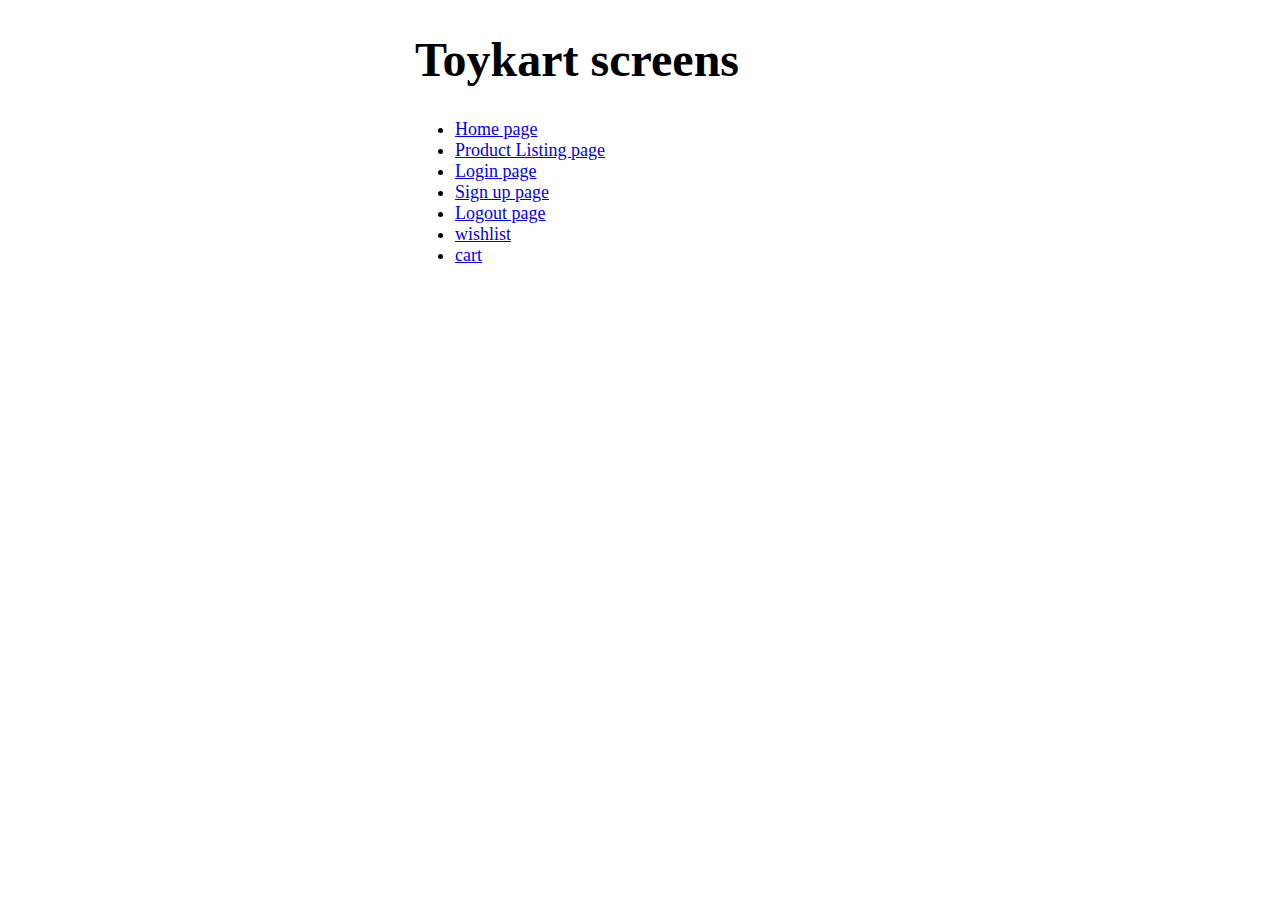
<file: index.html>
<!DOCTYPE html>
<html lang="en">
<head>
    <meta charset="UTF-8">
    <meta http-equiv="X-UA-Compatible" content="IE=edge">
    <meta name="viewport" content="width=device-width, initial-scale=1.0">
    <title>Toykart screens</title>
    <link rel="stylesheet" href="https://sahaj-ui.netlify.app/css/style.css">
    <link rel="stylesheet" href="./css/style.css">
</head>
<body>
    <div style="max-width: 450px; margin: auto;">
        <h1 class="fs-xxl">Toykart screens</h1>

        <ul>
            <li class="fs-md">
                <a href="./pages/home.html">Home page</a>
            </li>

            <li class="fs-md">
                <a href="./pages/listing.html">Product Listing page</a>
            </li>

            <li class="fs-md">
                <a href="./pages/auth/login.html">Login page</a>
            </li>

            <li class="fs-md">
                <a href="./pages/auth/signup.html">Sign up page</a>
            </li>

            <li class="fs-md">
                <a href="./pages/auth/logout.html">Logout page</a>
            </li>

            <li class="fs-md">
                <a href="./pages/wishlist.html">wishlist</a>
            </li>

            <li class="fs-md">
                <a href="./pages/cart.html">cart</a>
            </li>

        </ul>
    </div>
    
</body>
</html>
</file>
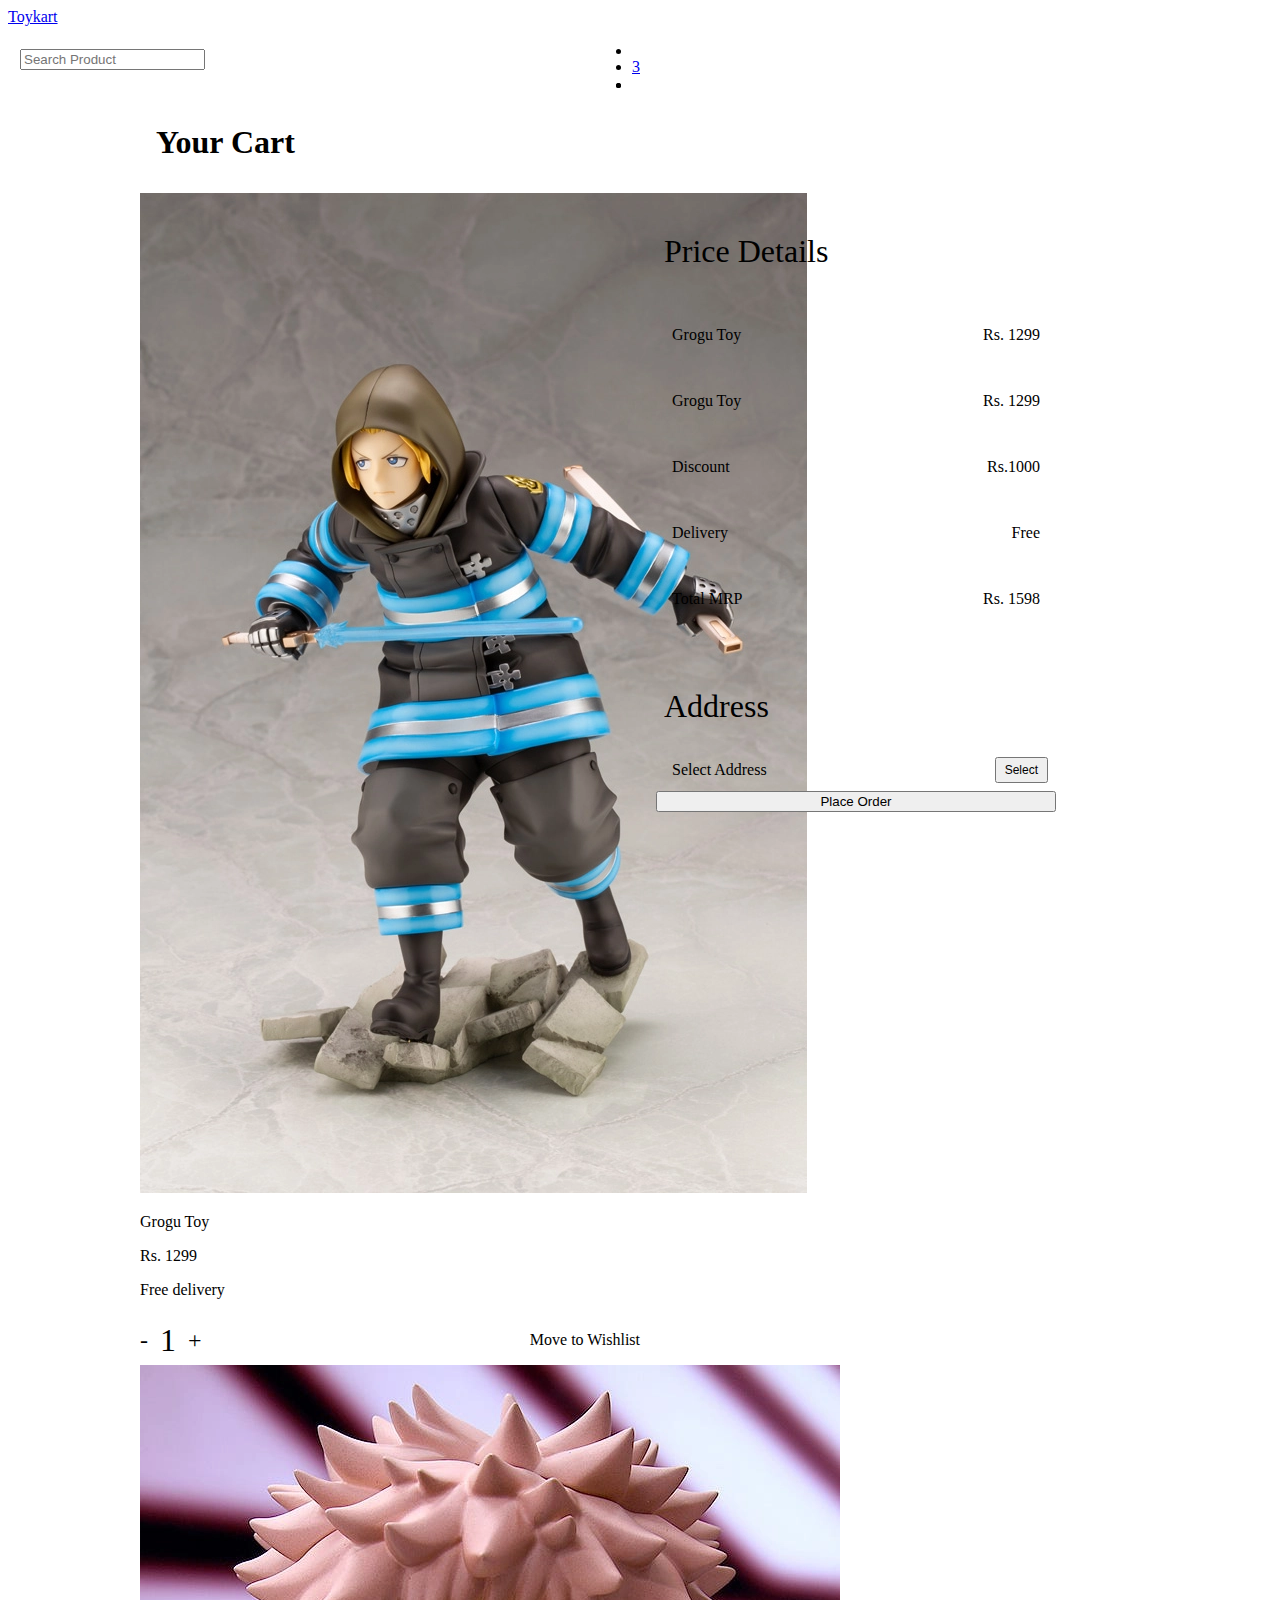
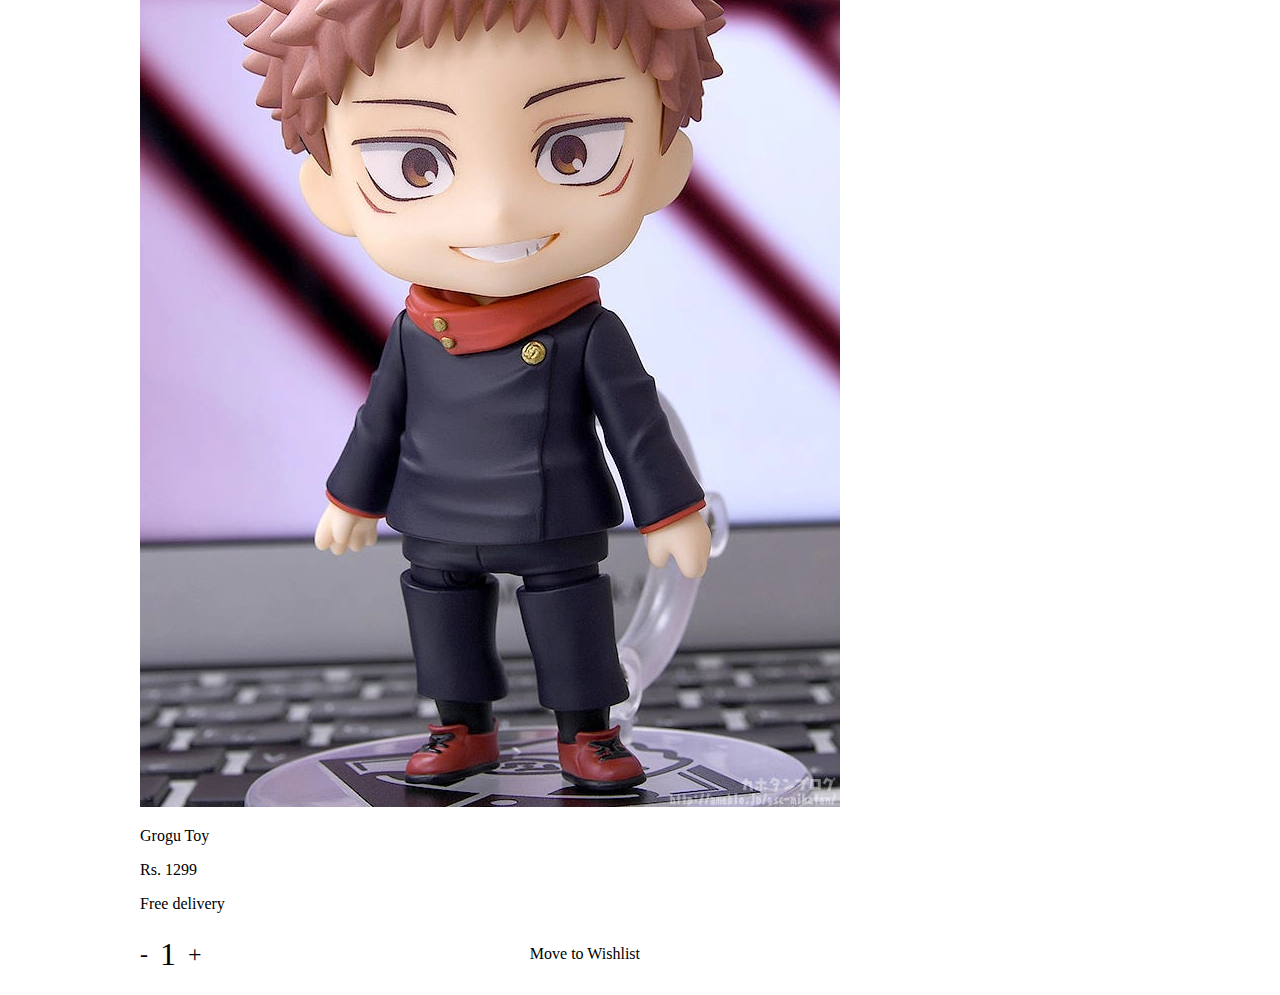
<file: pages/cart.html>
<!DOCTYPE html>
<html lang="en">
<head>
    <meta charset="UTF-8">
    <meta http-equiv="X-UA-Compatible" content="IE=edge">
    <meta name="viewport" content="width=device-width, initial-scale=1.0">
    <title>Cart</title>
    <link rel="stylesheet" href="../css/style.css">
</head>
<body>

     <!-- Header -->
     <header class="header">
        <div class="header-wrapper">
            <div class="logo">
                <a href="../index.html"><span class="logo-title" >Toykart</span></a>
            </div>

            <div class="flex flex-justify-between flex-items-center flex-gap-lg header-nav"> 
                <div class="search-input-wrapper">
                    <input type="text" class="input" aria-label="Search Product" placeholder="Search Product">
                </div>
                <nav>
                    <ul class="navigation">
                        <li class=" search-icon">
                            <a href="" class="link">
                                <div class="badge-container">
                                    <i class="fas fa-search icon"></i>
                                </div>
                            </a>
                        </li>
                        <li >
                            <a href="./cart.html" class="link">
                                <div class="badge-container">
                                    <i class="fas fa-shopping-cart icon"></i>
                                    <span class="badge badge-status badge-notification">3</span>
                                </div>
                            </a>
                        </li>
                        <li>
                            <a href="./wishlist.html" class="link">
                                <div class="badge-container">
                                    <i class="fas fa-heart icon"></i>
                                </div>
                            </a>
                        </li>
                        <li>
                            <a href="./auth/login.html" class="link">
                                <div class="badge-container">
                                    <i class="fa-solid fa-user icon"></i>
                                </div>
                            </a>
                        </li>
                    </ul>
                </nav>
            </div>
        </div>
        

    </header>

    <main class="cart-main">
        <h1 class="h1">Your Cart</h1>
        <div class="cart-container flex">
            
            <!-- 
                PRODUCTS LIST
             -->
            <div class="cart-products">
                <div class="card horizontal">
                    <img src="../assets/card-img3.webp" alt="" class="img-responsive card-image img-card d-block">
                        <div class="info-card">
                              <p class="txt-dark-gray">Grogu Toy</p>
                             <p class="bold"> Rs. 1299</p>
                             <p>Free delivery</p>
                            <div
                                class="flex flex-justify-between flex-col-sm flex-items-start-sm flex-gap-md flex-items-center mt-lg">
 
                                        <div class="product-count-block flex flex-gap-md flex-items-center fs-xl">
                                            <span class="count-action">-</span>
                                            <span class="count">1</span>
                                            <span class="count-action">+</span>
                                        </div>
        
                                        <div class="wishlist-cta">
                                            <p>Move to Wishlist</p>
                                        </div>
                            </div>
                                
                        </div>
                        <i class="fas fa-trash icon"></i>
                </div>
                
                <div class="card horizontal">
                    <img src="../assets/card-img2.webp" alt="" class="img-responsive card-image img-card d-block">
                        <div class="info-card">
                              <p class="txt-dark-gray">Grogu Toy</p>
                             <p class="bold"> Rs. 1299</p>
                             <p>Free delivery</p>
                            <div
                                class="flex flex-justify-between flex-col-sm flex-items-start-sm flex-gap-md flex-items-center mt-lg">
 
                                        <div class="product-count-block flex flex-gap-md flex-items-center fs-xl">
                                            <span class="count-action">-</span>
                                            <span class="count">1</span>
                                            <span class="count-action">+</span>
                                        </div>
        
                                        <div class="wishlist-cta">
                                            <p>Move to Wishlist</p>
                                        </div>
                            </div>
                                
                        </div>
                        <i class="fas fa-trash icon"></i>
                </div>

            </div>

            <!-- 
                CART DETAILS
             -->
            <div class="cart-details">

                <div class="billing-block">
                    <p class="deatils-subheading fs-xl">Price Details</p>
                    <div class="billing-container flex flex-col fs-sm border-top-gray">
                        <div class="flex flex-justify-between">
                            <p>Grogu Toy</p>
                            <p>Rs. 1299</p>
                        </div>
                        <div class="flex flex-justify-between">
                            <p>Grogu Toy</p>
                            <p>Rs. 1299</p>
                        </div>
                        <div class="flex flex-justify-between border-top-gray">
                            <p>Discount</p>
                            <p>Rs.1000</p>
                        </div>
                        <div class="flex flex-justify-between">
                            <p>Delivery</p>
                            <p>Free</p>
                        </div>
                        <div class="flex flex-justify-between border-top-gray">
                            <p class="bold fs-sm">Total MRP</p>
                            <p class="bold fs-sm">Rs. 1598</p>
                        </div>
                    </div>
                </div>

                <div class="address-block">
                    <p class="deatils-subheading fs-xl">Address</p>
                    <div class="address-container flex flex-justify-between flex-items-center fs-sm">
                        <div class="flex flex-justify-center flex-items-center">
                            <i class="fa fa-location-dot icon"></i>
                            <span>Select Address</span>
                        </div>
                        <button class="btn outline-primary">Select</button>
                    </div>
                </div>

                <div>
                    <button class="btn primary" style="width: 100%">Place Order</button>
                </div>

            </div>
        </div>
    </main>
    
</body>
</html>
</file>
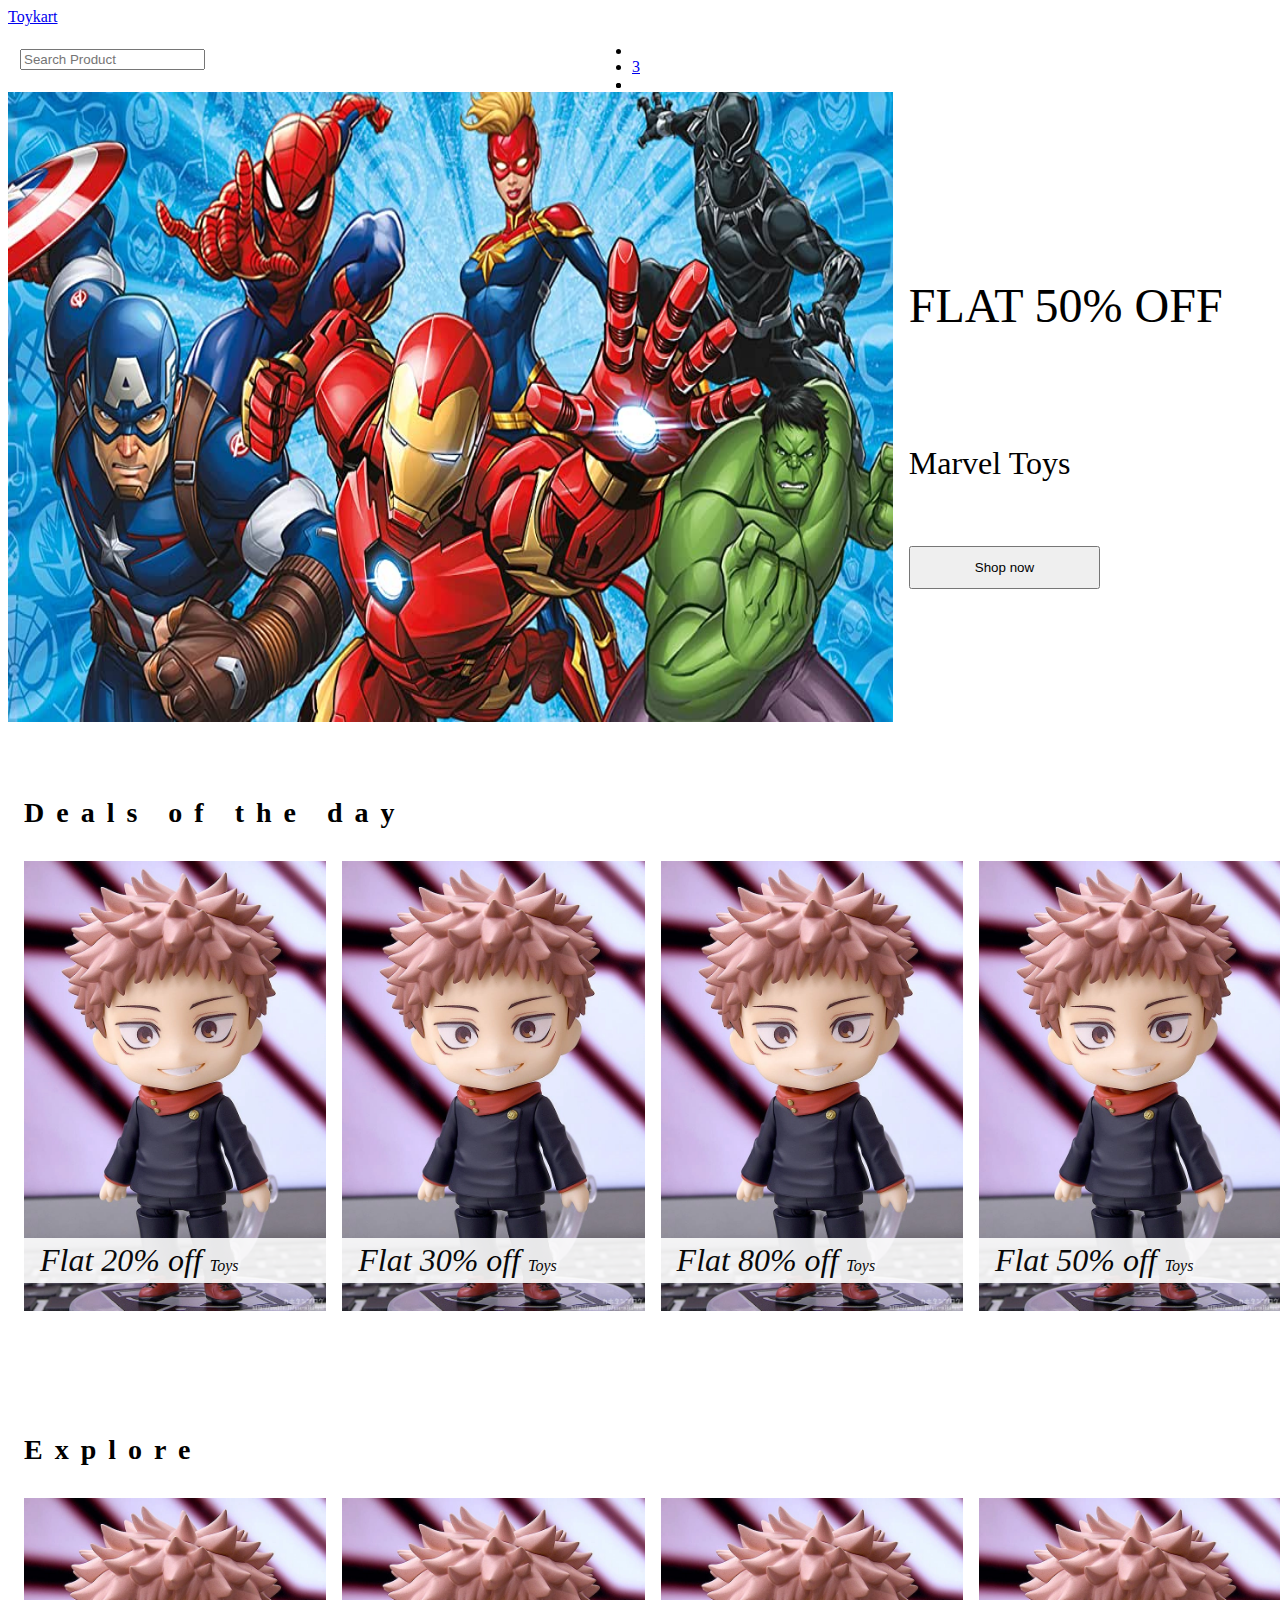
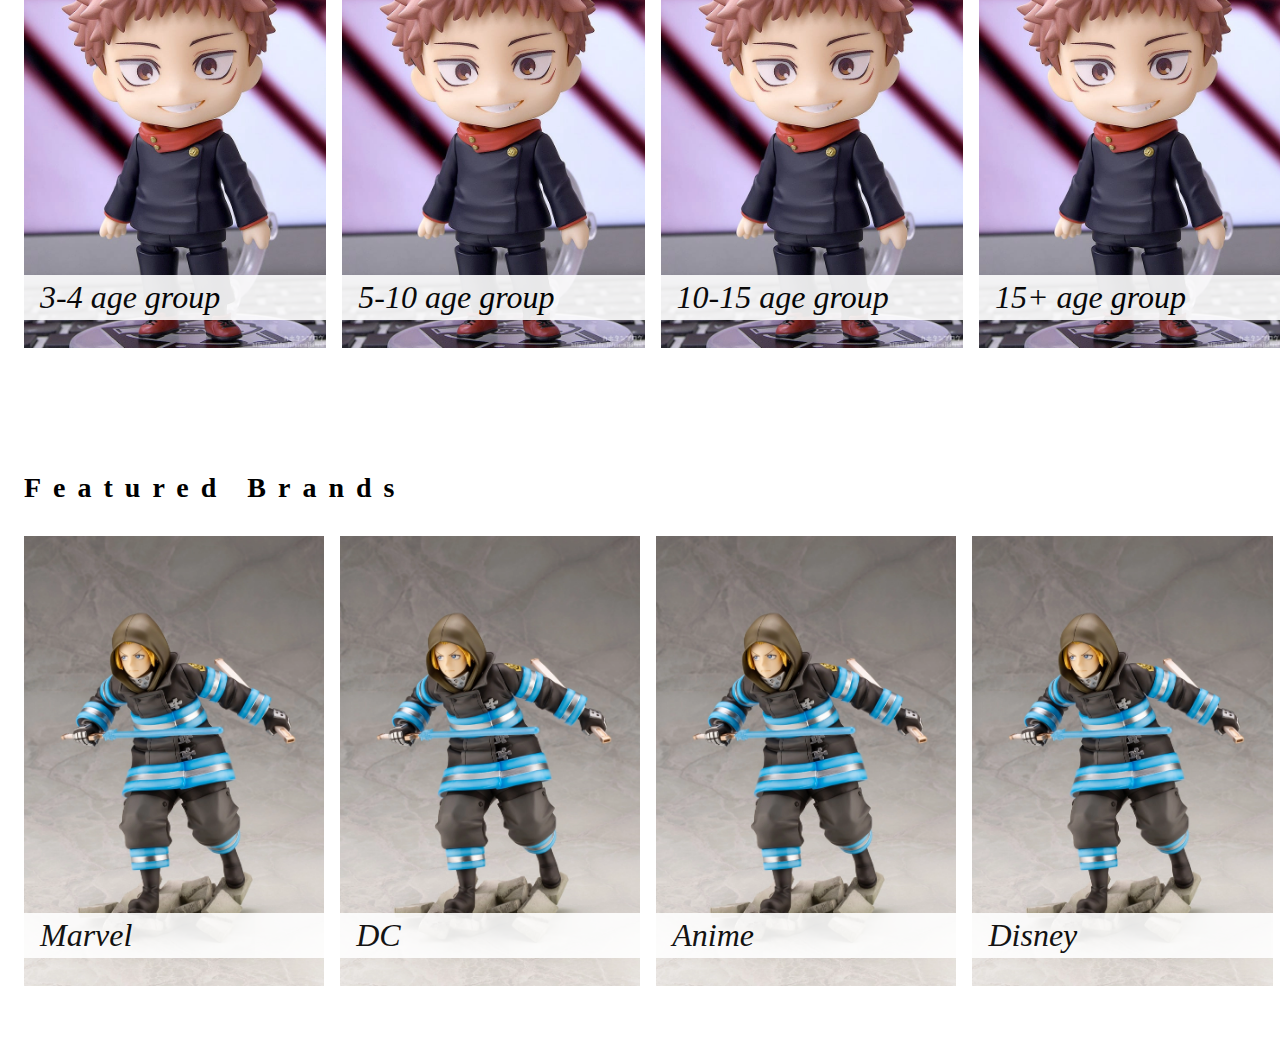
<file: pages/home.html>
<!DOCTYPE html>
<html lang="en">
<head>
    <meta charset="UTF-8">
    <meta http-equiv="X-UA-Compatible" content="IE=edge">
    <meta name="viewport" content="width=device-width, initial-scale=1.0">
    <title>Home</title>
    <link rel="stylesheet" href="https://sahaj-ui.netlify.app/css/style.css">
    <link rel="stylesheet" href="../css/style.css">
</head>
<body>
     <!-- Header -->
     <header class="header">
        <div class="header-wrapper">
            <div class="logo">
                <a href="../../index.html"><span class="logo-title" >Toykart</span></a>
            </div>

            <div class="flex flex-justify-between flex-items-center flex-gap-lg header-nav"> 
                <div class="search-input-wrapper">
                    <input type="text" class="input" aria-label="Search Product" placeholder="Search Product">
                </div>
                <nav>
                    <ul class="navigation">
                        <li class=" search-icon">
                            <a href="" class="link">
                                <div class="badge-container">
                                    <i class="fas fa-search icon"></i>
                                </div>
                            </a>
                        </li>
                        <li >
                            <a href="./cart.html" class="link">
                                <div class="badge-container">
                                    <i class="fas fa-shopping-cart icon"></i>
                                    <span class="badge badge-status badge-notification">3</span>
                                </div>
                            </a>
                        </li>
                        <li>
                            <a href="./wishlist.html" class="link">
                                <div class="badge-container">
                                    <i class="fas fa-heart icon"></i>
                                </div>
                            </a>
                        </li>
                        <li>
                            <a href="./auth/login.html" class="link">
                                <div class="badge-container">
                                    <i class="fa-solid fa-user icon"></i>
                                </div>
                            </a>
                        </li>
                    </ul>
                </nav>
            </div>
        </div>
    </header>

    <!-- Main banner -->
    <div class="banner flex">
        <div class="banner-img">
            <img src="../assets/main-banner.jpg" alt="" class="img img-responsive width-100 img-cover">
        </div>
        <div class="flex flex-col flex-justify-center flex-gap-lg margin-md banner-info">
            <p class="heading fs-xxl">FLAT 50% OFF</p>
            <p class="sub-heading fs-xl">Marvel Toys</p>
            <a href="./productlisting.html"><button class="btn primary">Shop now</button></a>
        </div>
    </div>

    <!-- Post banners -->
    <section id="deals" class="section-featured">
        <h2 class="h2 txt-uppercase">Deals of the day</h2>

        <div class="featured-container grid grid-col-4 grid-col-2-sm">

            <div class="featured-card">
                <div class="image-container">
                    <img src="../assets/card-img2.webp" alt="" class="img img-responsive">
                    <div class="featured-info">Flat 20% off
                        <span class="d-block fs-sm txt-primary">Toys</span>
                    </div>
                </div>
            </div>

            <div class="featured-card">
                <div class="image-container" style="position: relative">
                    <img src="../assets/card-img2.webp" alt="" class="img img-responsive">
                    <div class="featured-info">Flat 30% off
                        <span class="d-block fs-sm txt-primary">Toys</span>

                    </div>
                </div>
            </div>

            <div class="featured-card">
                <div class="image-container" style="position: relative">
                    <img src="../assets/card-img2.webp" alt="" class="img img-responsive">
                    <div class="featured-info">Flat 80% off
                        <span class="d-block fs-sm txt-primary">Toys</span>

                    </div>
                </div>
            </div>

            <div class="featured-card">
                <div class="image" style="position: relative">
                    <img src="../assets/card-img2.webp" alt="" class="img img-responsive">
                    <div class="featured-info">Flat 50% off
                        <span class="d-block fs-sm txt-primary">Toys</span>

                    </div>
                </div>
            </div>

        </div>
    </section>

    <section id="categories" class="section-featured">
        <h2 class="h2 txt-uppercase">Explore</h2>

        <div class="featured-container grid grid-col-4 grid-col-2-sm">

            <div class="featured-card">
                <div class="image-container">
                    <img src="../assets/card-img2.webp" alt="" class="img img-responsive">
                    <div class="featured-info">3-4 age group
                    </div>
                </div>
            </div>

            <div class="featured-card">
                <div class="image-container" style="position: relative">
                    <img src="../assets/card-img2.webp" alt="" class="img img-responsive">
                    <div class="featured-info">5-10 age group
                    </div>
                </div>
            </div>

            <div class="featured-card">
                <div class="image-container" style="position: relative">
                    <img src="../assets/card-img2.webp" alt="" class="img img-responsive">
                    <div class="featured-info">10-15 age group
                    </div>
                </div>
            </div>

            <div class="featured-card">
                <div class="image" style="position: relative">
                    <img src="../assets/card-img2.webp" alt="" class="img img-responsive">
                    <div class="featured-info">15+ age group
                    </div>
                </div>
            </div>

        </div>
    </section>

    <section id="brands" class="section-featured">
        <h2 class="h2 txt-uppercase">Featured Brands</h2>

        <div class="featured-container grid grid-col-4 grid-col-2-sm">

            <div class="featured-card">
                <div class="image-container">
                    <img src="../assets/card-img3.webp" alt="" class="img img-responsive">
                    <div class="featured-info">Marvel
                    </div>
                </div>
            </div>

            <div class="featured-card">
                <div class="image-container" style="position: relative">
                    <img src="../assets/card-img3.webp" alt="" class="img img-responsive">
                    <div class="featured-info">DC
                    </div>
                </div>
            </div>

            <div class="featured-card">
                <div class="image-container" style="position: relative">
                    <img src="../assets/card-img3.webp" alt="" class="img img-responsive">
                    <div class="featured-info">Anime
                    </div>
                </div>
            </div>

            <div class="featured-card">
                <div class="image" style="position: relative">
                    <img src="../assets/card-img3.webp" alt="" class="img img-responsive">
                    <div class="featured-info">Disney
                    </div>
                </div>
            </div>

        </div>
    </section>


</body>
</html>
</file>
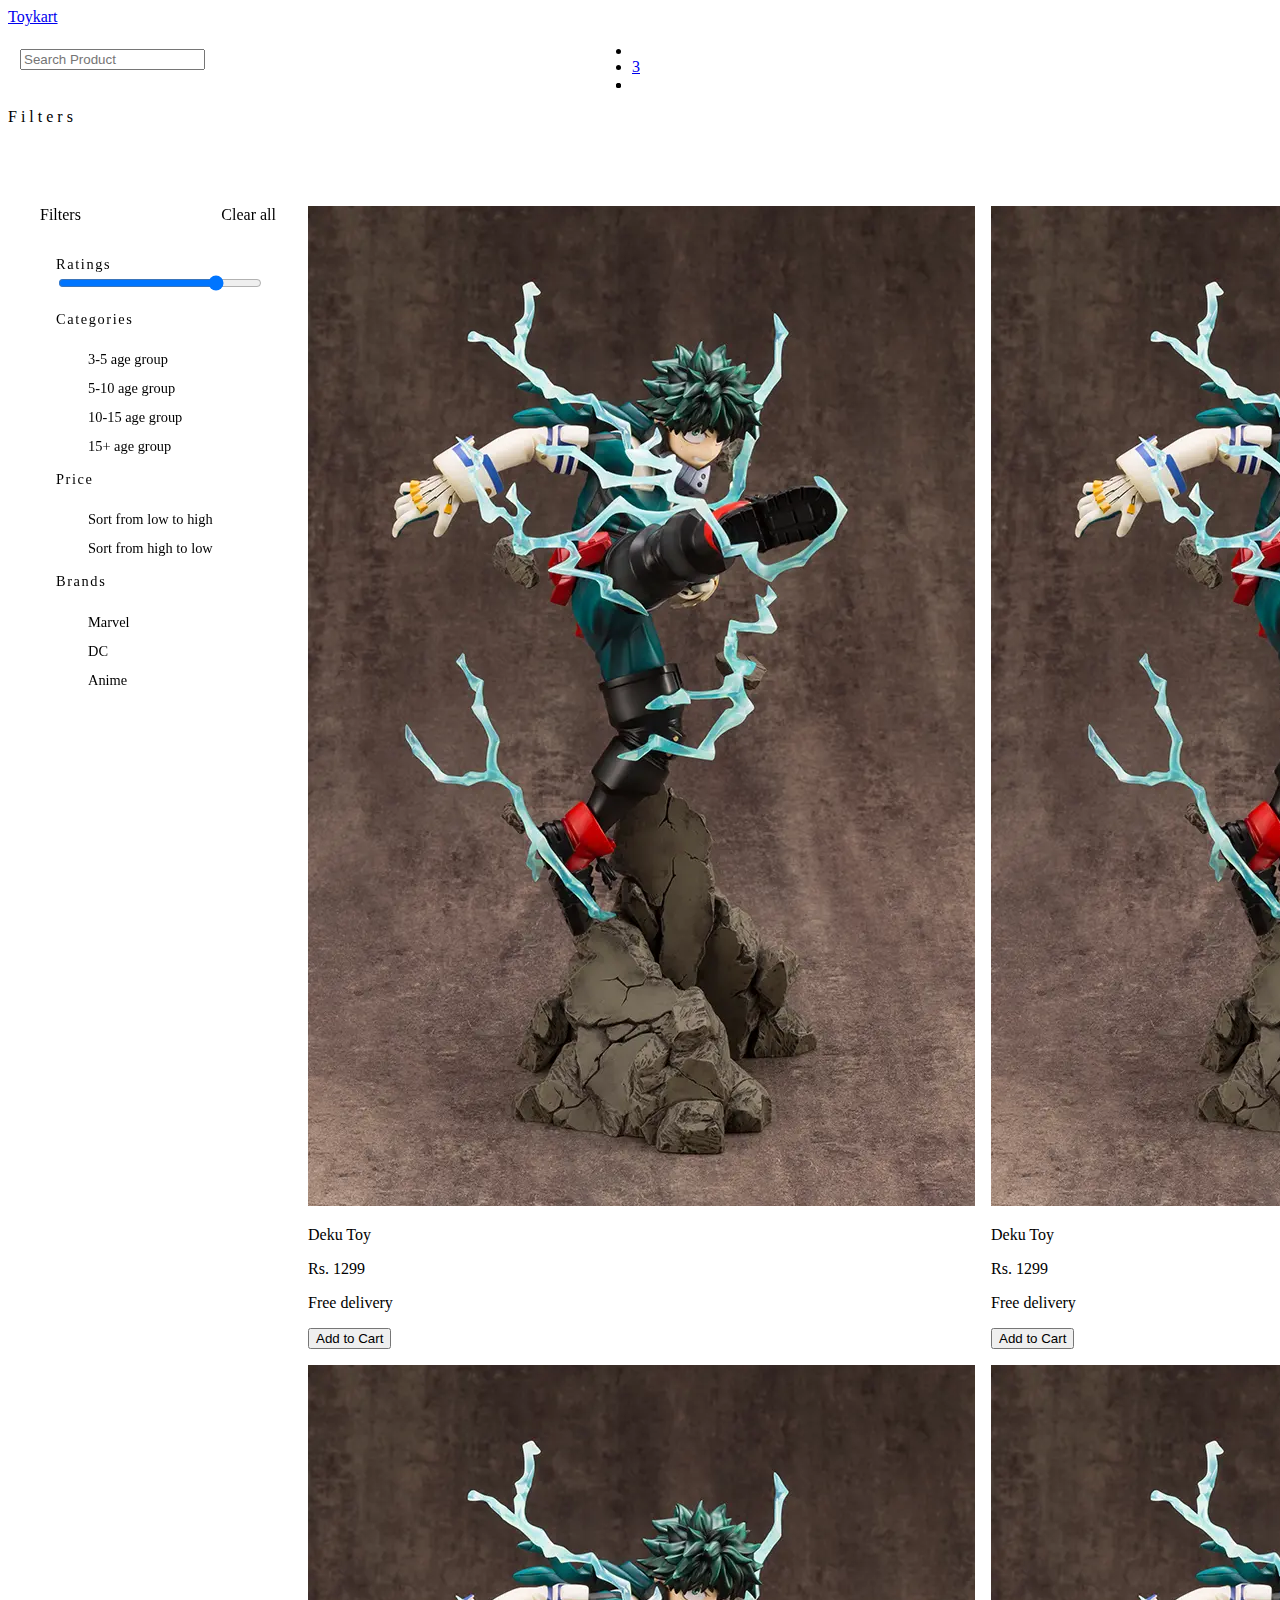
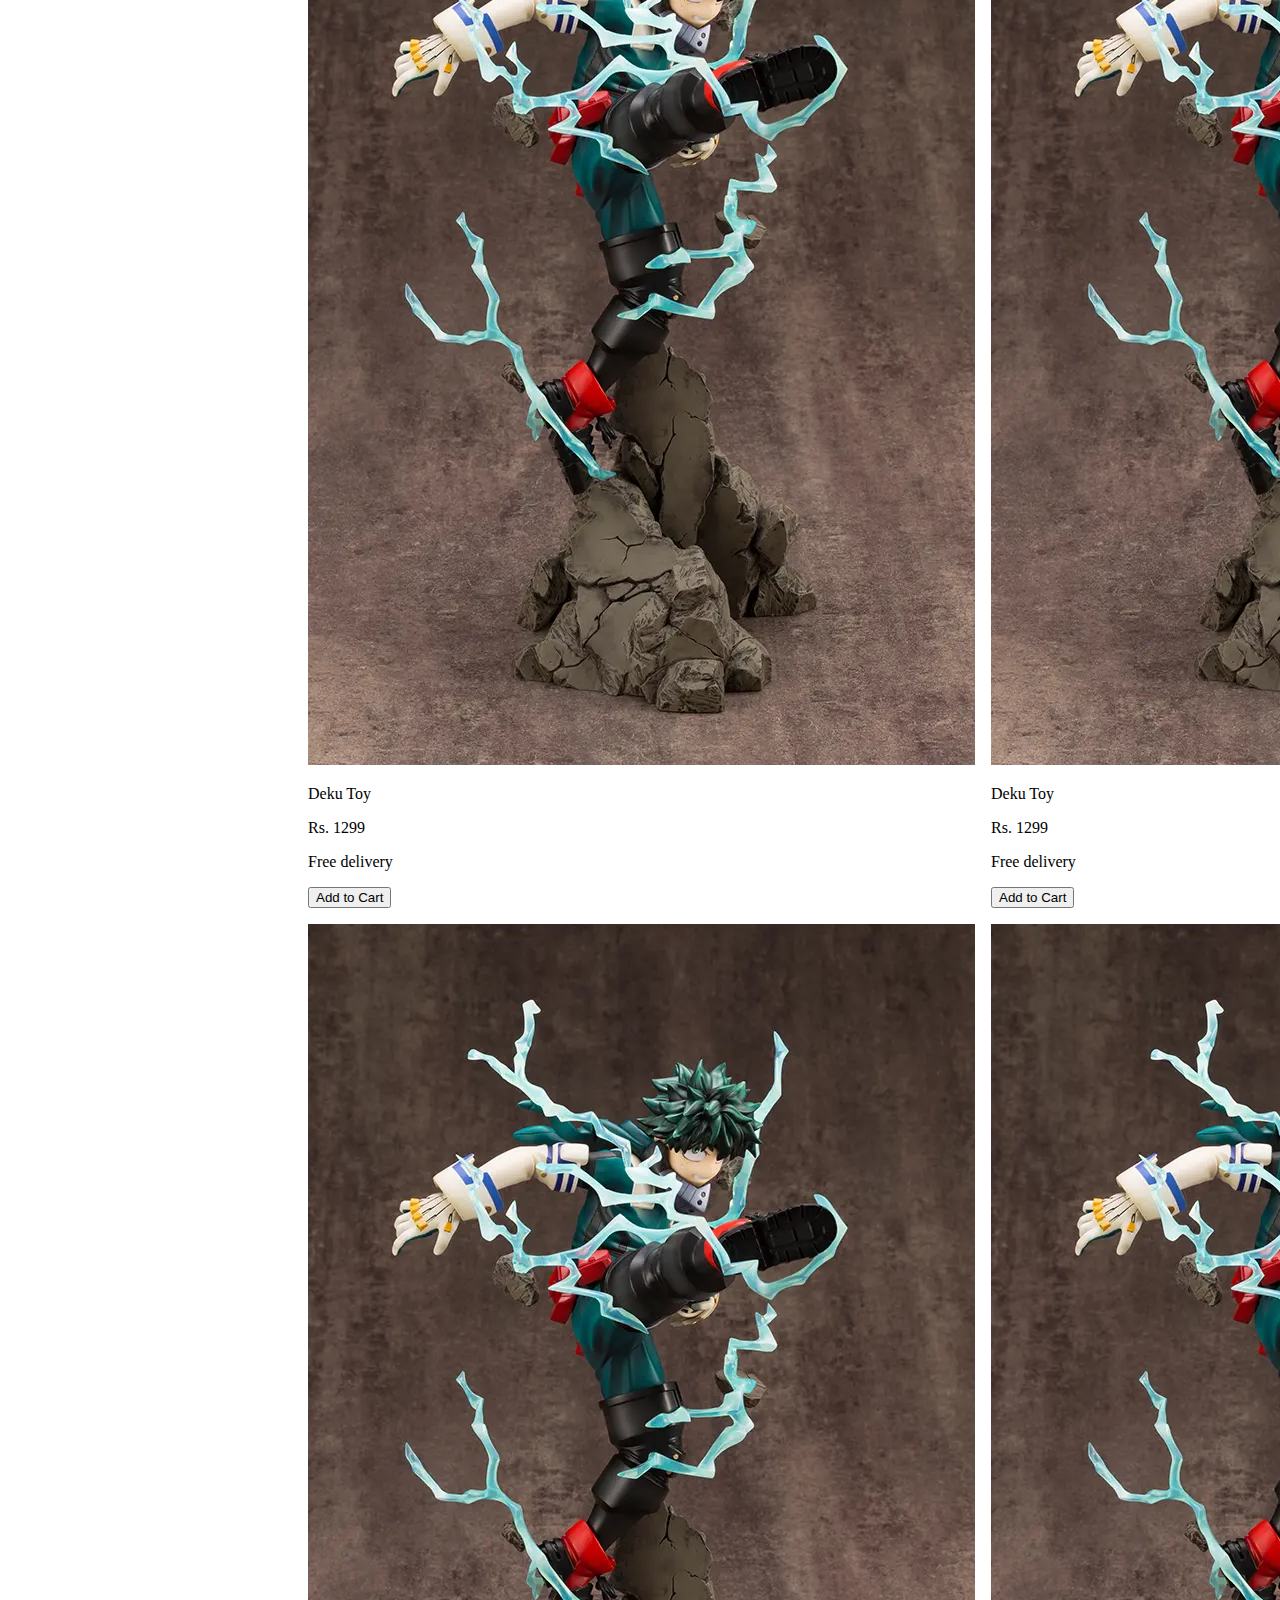
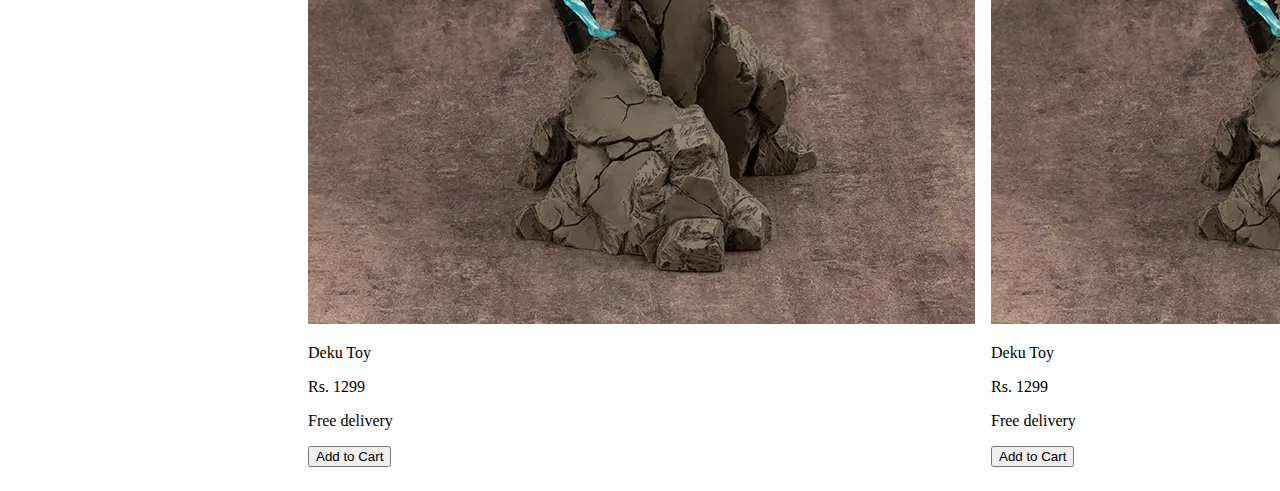
<file: pages/listing.html>
<!DOCTYPE html>
<html lang="en">
<head>
    <meta charset="UTF-8">
    <meta http-equiv="X-UA-Compatible" content="IE=edge">
    <meta name="viewport" content="width=device-width, initial-scale=1.0">
    <title>Listing</title>
    <link rel="stylesheet" href="https://sahaj-ui.netlify.app/css/style.css">
    <link rel="stylesheet" href="../css/style.css">
</head>
<body>
    <!-- Header -->
    <header class="header">
        <div class="header-wrapper">
            <div class="logo">
                <a href="../index.html"><span class="logo-title" >Toykart</span></a>
            </div>

            <div class="flex flex-justify-between flex-items-center flex-gap-lg header-nav"> 
                <div class="search-input-wrapper">
                    <input type="text" class="input" aria-label="Search Product" placeholder="Search Product">
                </div>
                <nav>
                    <ul class="navigation">
                        <li class=" search-icon">
                            <a href="" class="link">
                                <div class="badge-container">
                                    <i class="fas fa-search icon"></i>
                                </div>
                            </a>
                        </li>
                        <li >
                            <a href="./cart.html" class="link">
                                <div class="badge-container">
                                    <i class="fas fa-shopping-cart icon"></i>
                                    <span class="badge badge-status badge-notification">3</span>
                                </div>
                            </a>
                        </li>
                        <li>
                            <a href="./wishlist.html" class="link">
                                <div class="badge-container">
                                    <i class="fas fa-heart icon"></i>
                                </div>
                            </a>
                        </li>
                        <li>
                            <a href="./auth/login.html" class="link">
                                <div class="badge-container">
                                    <i class="fa-solid fa-user icon"></i>
                                </div>
                            </a>
                        </li>
                    </ul>
                </nav>
            </div>
        </div>
        

    </header>

    <!-- sidebar -->
    <div class="sidebar-toggle-container border-top-gray bg-white mt-sm d-none">
        <div class="sidebar-toggle-title flex flex-items-center flex-gap-md sidebar-filters-toggle"
            aria-controls="sidebar-filters">
            <i class="fa-solid fa-filter"></i>
            <span class="txt-uppercase">Filters</span>
        </div>
    </div>

    <div class="products-container flex flex-justify-between gap-sm">

        <aside id="sidebar-filters" class="sidebar-filters border-right-gray" data-visible="false">

            <div class="border-bottom-gray mb-sm flex flex-justify-between flex-items-center flex-gap-sm">

                <div class="filters-heading flex flex-items-center flex-gap-sm">
                    <i class="fa-solid fa-filter"></i>
                    <span class="">Filters</span>
                </div>

                <div class="">
                    Clear all
                </div>
            </div>

            <div class="filters-section">
                <div class="filters-subheading">Ratings</div>

                <input class="form-control width-100 mt-md mb-md" type="range" min="0" max="5" value="4" step="1">
            </div>

            <div class="filters-section">
                <div class="filters-subheading">Categories</div>

                <div class="filters-options">
                    <label class="checkbox-container"> 3-5 age group
                        <input type="checkbox" class="form-control" />
                        <span class="checkbox-custom"></span>
                    </label>
                    <label class="checkbox-container"> 5-10 age group
                        <input type="checkbox" class="form-control" />
                        <span class="checkbox-custom"></span>
                    </label>
                    <label class="checkbox-container"> 10-15 age group
                        <input type="checkbox" class="form-control" />
                        <span class="checkbox-custom"></span>
                    </label>
                    <label class="checkbox-container"> 15+ age group
                        <input type="checkbox" class="form-control" />
                        <span class="checkbox-custom"></span>
                    </label>
                </div>
            </div>

            <div class="filters-section">
                <div class="filters-subheading txt-uppercase">Price</div>

                <div class="filters-options">
                    <label class="radio-container">Sort from low to high
                        <input type="radio" name="price" class="form-control" />
                        <span class="radio-custom"></span>
                    </label>
                    <label class="radio-container">Sort from high to low
                        <input type="radio" name="price" class="form-control" />
                        <span class="radio-custom"></span>
                    </label>
                </div>
            </div>

            <div class="filters-section">
                <div class="filters-subheading txt-uppercase">Brands</div>

                <div class="filters-options">
                    <label class="checkbox-container"> Marvel
                        <input type="checkbox" class="form-control" />
                        <span class="checkbox-custom"></span>
                    </label>
                    <label class="checkbox-container"> DC
                        <input type="checkbox" class="form-control" />
                        <span class="checkbox-custom"></span>
                    </label>
                    <label class="checkbox-container"> Anime
                        <input type="checkbox" class="form-control" />
                        <span class="checkbox-custom"></span>
                    </label>
                </div>
            </div>
        </aside>

        <div class="product-listing grid grid-col-4 grid-col-3-md grid-col-2-sm">
            <div class="card">
                <img src="../assets/car-img4.webp" alt="" class="img-responsive img-card">
                      <div class="info-card">
                         <p class="txt-dark-gray">Deku Toy</p>
                         <p class="bold"> Rs. 1299</p>
                         <p>Free delivery</p>
                         <button class="btn outline-primary"> 
                            <i class="fas fa-shopping-cart"></i>
                                Add to Cart
                        </button>
                      </div>
                      <i class="fa-solid fa-heart icon"></i>
            </div>

            <div class="card">
                <img src="../assets/car-img4.webp" alt="" class="img-responsive img-card">
                      <div class="info-card">
                         <p class="txt-dark-gray">Deku Toy</p>
                         <p class="bold"> Rs. 1299</p>
                         <p>Free delivery</p>
                         <button class="btn outline-primary"> 
                            <i class="fas fa-shopping-cart"></i>
                                Add to Cart
                        </button>
                      </div>
                      <i class="fa-solid fa-heart icon"></i>
            </div>

            <div class="card">
                <img src="../assets/car-img4.webp" alt="" class="img-responsive img-card">
                      <div class="info-card">
                         <p class="txt-dark-gray">Deku Toy</p>
                         <p class="bold"> Rs. 1299</p>
                         <p>Free delivery</p>
                         <button class="btn outline-primary"> 
                            <i class="fas fa-shopping-cart"></i>
                                Add to Cart
                        </button>
                      </div>
                      <i class="fa-solid fa-heart icon"></i>
            </div>

            <div class="card">
                <img src="../assets/car-img4.webp" alt="" class="img-responsive img-card">
                      <div class="info-card">
                         <p class="txt-dark-gray">Deku Toy</p>
                         <p class="bold"> Rs. 1299</p>
                         <p>Free delivery</p>
                         <button class="btn outline-primary"> 
                            <i class="fas fa-shopping-cart"></i>
                                Add to Cart
                        </button>
                      </div>
                      <i class="fa-solid fa-heart icon"></i>
            </div>

            <div class="card">
                <img src="../assets/car-img4.webp" alt="" class="img-responsive img-card">
                      <div class="info-card">
                         <p class="txt-dark-gray">Deku Toy</p>
                         <p class="bold"> Rs. 1299</p>
                         <p>Free delivery</p>
                         <button class="btn outline-primary"> 
                            <i class="fas fa-shopping-cart"></i>
                                Add to Cart
                        </button>
                      </div>
                      <i class="fa-solid fa-heart icon"></i>
            </div>

            <div class="card">
                <img src="../assets/car-img4.webp" alt="" class="img-responsive img-card">
                      <div class="info-card">
                         <p class="txt-dark-gray">Deku Toy</p>
                         <p class="bold"> Rs. 1299</p>
                         <p>Free delivery</p>
                         <button class="btn outline-primary"> 
                            <i class="fas fa-shopping-cart"></i>
                                Add to Cart
                        </button>
                      </div>
                      <i class="fa-solid fa-heart icon"></i>
            </div>

            <div class="card">
                <img src="../assets/car-img4.webp" alt="" class="img-responsive img-card">
                      <div class="info-card">
                         <p class="txt-dark-gray">Deku Toy</p>
                         <p class="bold"> Rs. 1299</p>
                         <p>Free delivery</p>
                         <button class="btn outline-primary"> 
                            <i class="fas fa-shopping-cart"></i>
                                Add to Cart
                        </button>
                      </div>
                      <i class="fa-solid fa-heart icon"></i>
            </div>

            <div class="card">
                <img src="../assets/car-img4.webp" alt="" class="img-responsive img-card">
                      <div class="info-card">
                         <p class="txt-dark-gray">Deku Toy</p>
                         <p class="bold"> Rs. 1299</p>
                         <p>Free delivery</p>
                         <button class="btn outline-primary"> 
                            <i class="fas fa-shopping-cart"></i>
                                Add to Cart
                        </button>
                      </div>
                      <i class="fa-solid fa-heart icon"></i>
            </div>

            <div class="card">
                <img src="../assets/car-img4.webp" alt="" class="img-responsive img-card">
                      <div class="info-card">
                         <p class="txt-dark-gray">Deku Toy</p>
                         <p class="bold"> Rs. 1299</p>
                         <p>Free delivery</p>
                         <button class="btn outline-primary"> 
                            <i class="fas fa-shopping-cart"></i>
                                Add to Cart
                        </button>
                      </div>
                      <i class="fa-solid fa-heart icon"></i>
            </div>

            <div class="card">
                <img src="../assets/car-img4.webp" alt="" class="img-responsive img-card">
                      <div class="info-card">
                         <p class="txt-dark-gray">Deku Toy</p>
                         <p class="bold"> Rs. 1299</p>
                         <p>Free delivery</p>
                         <button class="btn outline-primary"> 
                            <i class="fas fa-shopping-cart"></i>
                                Add to Cart
                        </button>
                      </div>
                      <i class="fa-solid fa-heart icon"></i>
            </div>

            <div class="card">
                <img src="../assets/car-img4.webp" alt="" class="img-responsive img-card">
                      <div class="info-card">
                         <p class="txt-dark-gray">Deku Toy</p>
                         <p class="bold"> Rs. 1299</p>
                         <p>Free delivery</p>
                         <button class="btn outline-primary"> 
                            <i class="fas fa-shopping-cart"></i>
                                Add to Cart
                        </button>
                      </div>
                      <i class="fa-solid fa-heart icon"></i>
            </div>

            <div class="card">
                <img src="../assets/car-img4.webp" alt="" class="img-responsive img-card">
                      <div class="info-card">
                         <p class="txt-dark-gray">Deku Toy</p>
                         <p class="bold"> Rs. 1299</p>
                         <p>Free delivery</p>
                         <button class="btn outline-primary"> 
                            <i class="fas fa-shopping-cart"></i>
                                Add to Cart
                        </button>
                      </div>
                      <i class="fa-solid fa-heart icon"></i>
            </div>
        </div>

    </div>

    <script src="../javascript/app.js"></script>
</body>
</html>
</file>
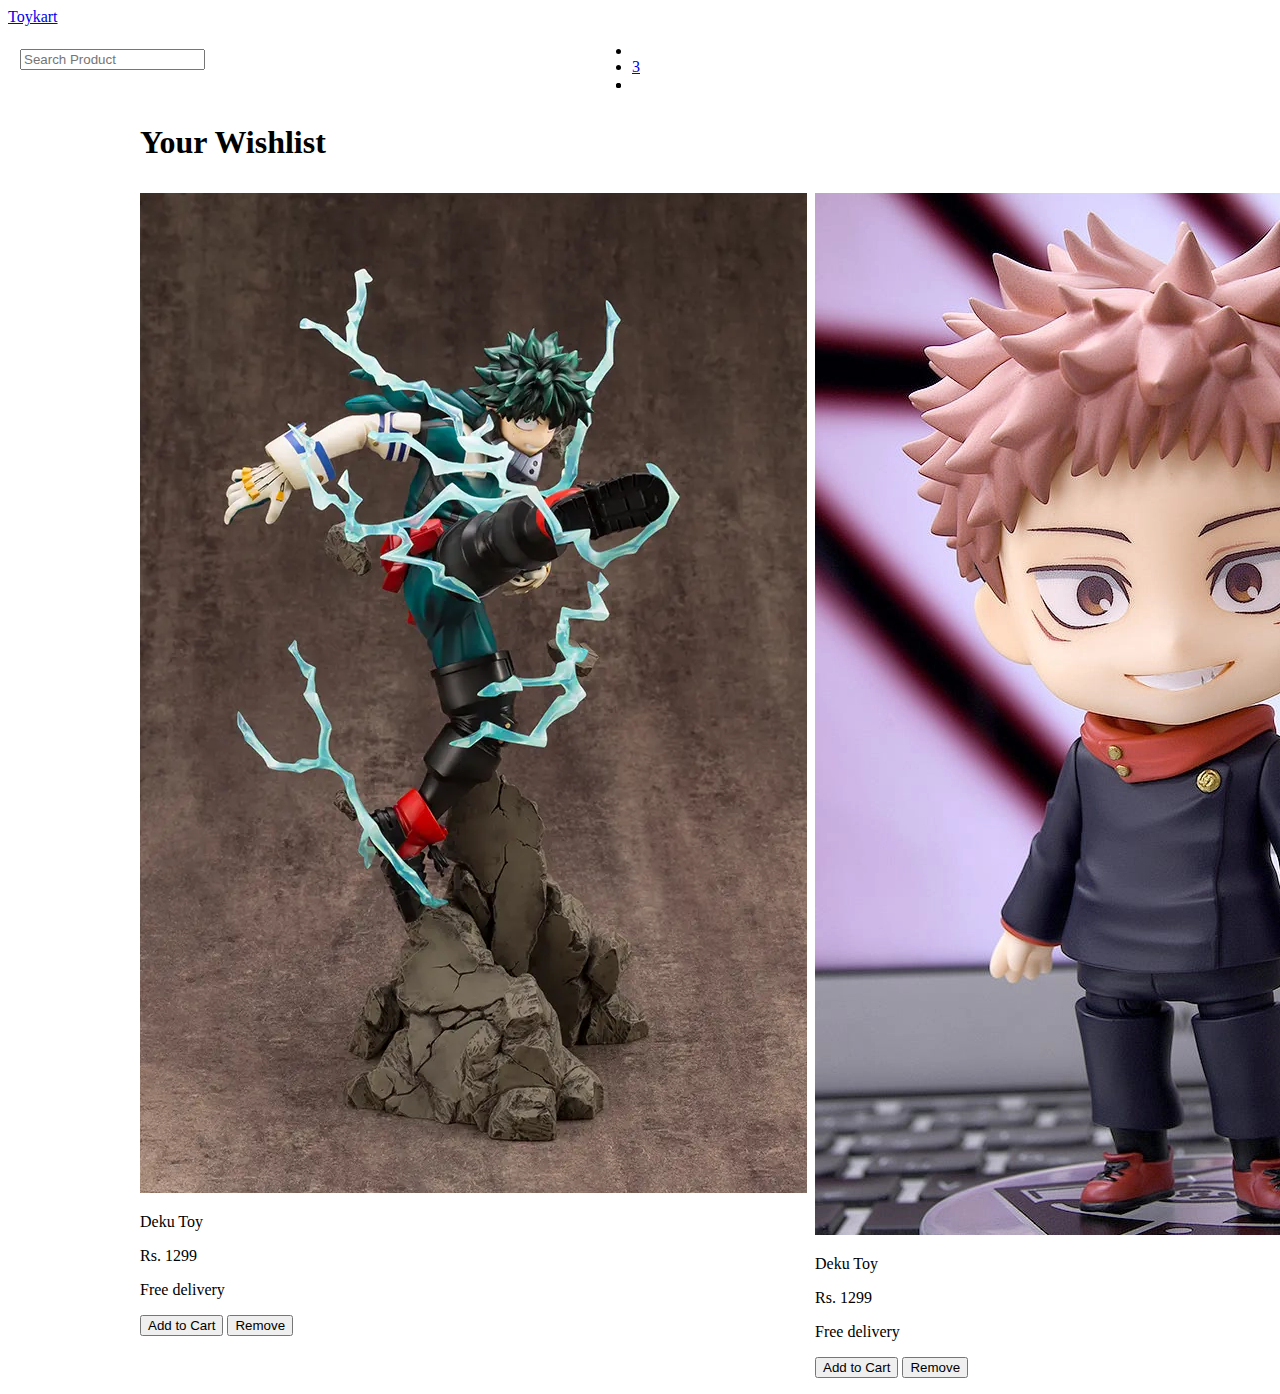
<file: pages/wishlist.html>
<!DOCTYPE html>
<html lang="en">
<head>
    <meta charset="UTF-8">
    <meta http-equiv="X-UA-Compatible" content="IE=edge">
    <meta name="viewport" content="width=device-width, initial-scale=1.0">
    <title>Wishlist</title>
    <link rel="stylesheet" href="../css/style.css">
</head>
<body>
     <!-- Header -->
     <header class="header">
        <div class="header-wrapper">
            <div class="logo">
                <a href="../index.html"><span class="logo-title" >Toykart</span></a>
            </div>

            <div class="flex flex-justify-between flex-items-center flex-gap-lg header-nav"> 
                <div class="search-input-wrapper">
                    <input type="text" class="input" aria-label="Search Product" placeholder="Search Product">
                </div>
                <nav>
                    <ul class="navigation">
                        <li class=" search-icon">
                            <a href="" class="link">
                                <div class="badge-container">
                                    <i class="fas fa-search icon"></i>
                                </div>
                            </a>
                        </li>
                        <li >
                            <a href="./cart.html" class="link">
                                <div class="badge-container">
                                    <i class="fas fa-shopping-cart icon"></i>
                                    <span class="badge badge-status badge-notification">3</span>
                                </div>
                            </a>
                        </li>
                        <li>
                            <a href="./wishlist.html" class="link">
                                <div class="badge-container">
                                    <i class="fas fa-heart icon"></i>
                                </div>
                            </a>
                        </li>
                        <li>
                            <a href="./auth/login.html" class="link">
                                <div class="badge-container">
                                    <i class="fa-solid fa-user icon"></i>
                                </div>
                            </a>
                        </li>
                    </ul>
                </nav>
            </div>
        </div>
        

    </header>


    <main class="wishlist-main">
        <h1 class="h1">Your Wishlist</h1>

        <div class="wishlist-products grid grid-col-4 grid-col-3-md grid-col-2-sm">
            <div class="card">
                <img src="../assets/car-img4.webp" alt="Toy" class="img-responsive img-card">
                      <div class="info-card">
                         <p>Deku Toy</p>
                         <p class="bold"> Rs. 1299</p>
                         <p>Free delivery</p>
                         <button class="btn primary"> 
                            <i class="fas fa-shopping-cart"></i>
                                Add to Cart
                        </button>
                        <button class="btn outline-primary"><i class="fas fa-trash-can icon"></i>Remove</button>
                      </div>
                      <i class="fa-solid fa-heart icon"></i>
            </div>
            
            <div class="card">
                <img src="../assets/card-img2.webp" alt="Toy" class="img-responsive img-card">
                      <div class="info-card">
                         <p>Deku Toy</p>
                         <p class="bold"> Rs. 1299</p>
                         <p>Free delivery</p>
                         <button class="btn primary"> 
                            <i class="fas fa-shopping-cart"></i>
                                Add to Cart
                        </button>
                        <button class="btn outline-primary"><i class="fas fa-trash-can icon"></i>Remove</button>
                      </div>
                      <i class="fa-solid fa-heart icon"></i>
            </div>

            <div class="card">
                <img src="../assets/car-img4.webp" alt="Toy" class="img-responsive img-card">
                      <div class="info-card">
                         <p >Deku Toy</p>
                         <p class="bold"> Rs. 1299</p>
                         <p>Free delivery</p>
                         <button class="btn primary"> 
                            <i class="fas fa-shopping-cart"></i>
                                Add to Cart
                        </button>
                        <button class="btn outline-primary"><i class="fas fa-trash-can icon"></i>Remove</button>
                      </div>
                      <i class="fa-solid fa-heart icon"></i>
            </div>
            <div class="card">
                <img src="../assets/card-img3.webp" alt="Toy" class="img-responsive img-card">
                      <div class="info-card">
                         <p>Deku Toy</p>
                         <p class="bold"> Rs. 1299</p>
                         <p>Free delivery</p>
                         <button class="btn primary"> 
                            <i class="fas fa-shopping-cart"></i>
                                Add to Cart
                        </button>
                        <button class="btn outline-primary"><i class="fas fa-trash-can icon"></i>Remove</button>
                      </div>
                      <i class="fa-solid fa-heart icon"></i>
            </div>
           
        </div>

    </main>
    
</body>
</html>
</file>
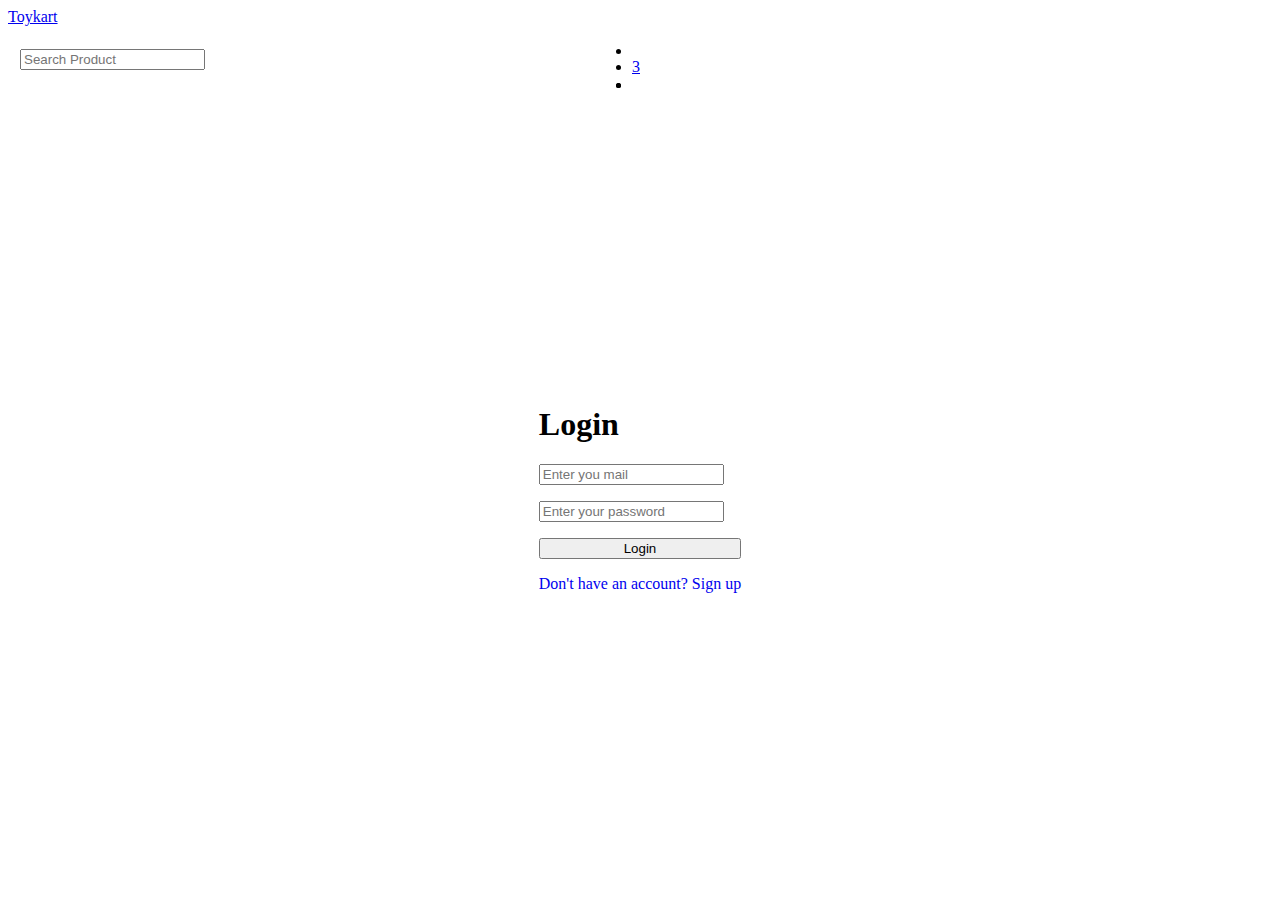
<file: pages/auth/login.html>
<!DOCTYPE html>
<html lang="en">
<head>
    <meta charset="UTF-8">
    <meta http-equiv="X-UA-Compatible" content="IE=edge">
    <meta name="viewport" content="width=device-width, initial-scale=1.0">
    <title>Login</title> 
    <link rel="stylesheet" href="https://sahaj-ui.netlify.app/css/style.css">
    <link rel="stylesheet" href="../../css/style.css">
</head>
<body>
     <!-- Header -->
     <header class="header">
        <div class="header-wrapper">
            <div class="logo">
                <a href="../../index.html"><span class="logo-title" >Toykart</span></a>
            </div>

            <div class="flex flex-justify-between flex-items-center flex-gap-lg header-nav"> 
                <div class="search-input-wrapper">
                    <input type="text" class="input" aria-label="Search Product" placeholder="Search Product">
                </div>
                <nav>
                    <ul class="navigation">
                        <li class=" search-icon">
                            <a href="" class="link">
                                <div class="badge-container">
                                    <i class="fas fa-search icon"></i>
                                </div>
                            </a>
                        </li>
                        <li >
                            <a href="../cart.html" class="link">
                                <div class="badge-container">
                                    <i class="fas fa-shopping-cart icon"></i>
                                    <span class="badge badge-status badge-notification">3</span>
                                </div>
                            </a>
                        </li>
                        <li>
                            <a href="../wishlist.html" class="link">
                                <div class="badge-container">
                                    <i class="fas fa-heart icon"></i>
                                </div>
                            </a>
                        </li>
                        <li>
                            <a href="../login.html" class="link">
                                <div class="badge-container">
                                    <i class="fa-solid fa-user icon"></i>
                                </div>
                            </a>
                        </li>
                    </ul>
                </nav>
            </div>
        </div>
    </header>

    <div class="min-height-90 flex flex-justify-center flex-items-center">
        <main class="auth-form container-center-sm">

            <h1 class="mb-xl">Login</h1>

            <div class="form-control-wrapper">
                <input id="username" type="text" class="input" placeholder="Enter you mail">
            </div>

            <div class="form-control-wrapper">
                <div class="pos-relative">
                    <input id="password" type="text" class="input" placeholder="Enter your password">
                    <i class="fas fa-eye-slash icon-eye"></i>
                </div>
            </div>

            <button class="btn primary width-100"> Login </button>

            <a href="./signup.html" class="link">
                <p class=" mt-md">Don't have an account?
                    <span>Sign up</span>
                </p>
            </a>

        </main>
    </div>
    
</body>
</html>
</file>
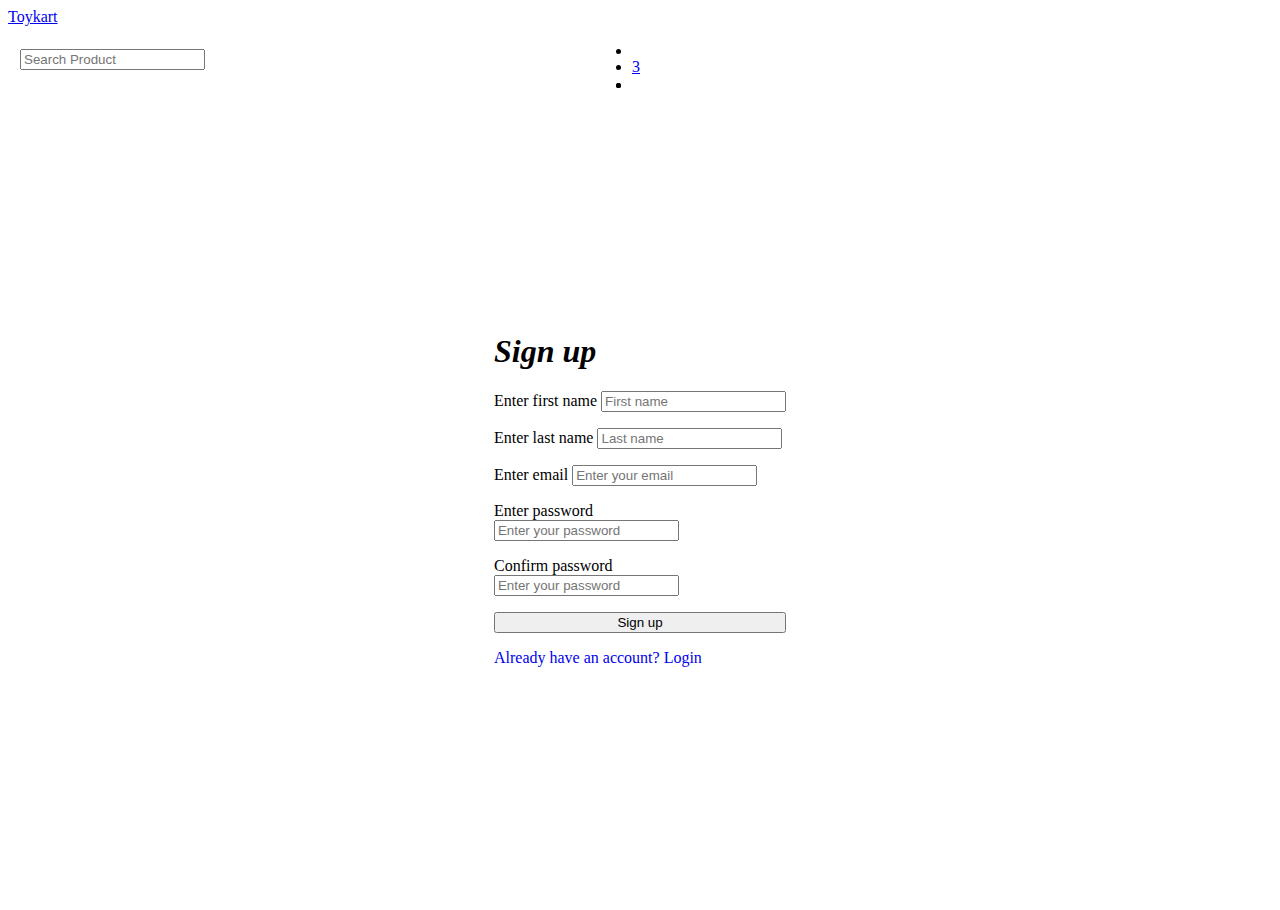
<file: pages/auth/signup.html>
<!DOCTYPE html>
<html lang="en">
<head>
    <meta charset="UTF-8">
    <meta http-equiv="X-UA-Compatible" content="IE=edge">
    <meta name="viewport" content="width=device-width, initial-scale=1.0">
    <title>Singup</title>
    <link rel="stylesheet" href="https://sahaj-ui.netlify.app/css/style.css">
    <link rel="stylesheet" href="../../css/style.css">
</head>
<body>
     <!-- Header -->
     <header class="header">
        <div class="header-wrapper">
            <div class="logo">
                <a href="../../index.html"><span class="logo-title" >Toykart</span></a>
            </div>

            <div class="flex flex-justify-between flex-items-center flex-gap-lg header-nav"> 
                <div class="search-input-wrapper">
                    <input type="text" class="input" aria-label="Search Product" placeholder="Search Product">
                </div>
                <nav>
                    <ul class="navigation">
                        <li class=" search-icon">
                            <a href="" class="link">
                                <div class="badge-container">
                                    <i class="fas fa-search icon"></i>
                                </div>
                            </a>
                        </li>
                        <li >
                            <a href="../cart.html" class="link">
                                <div class="badge-container">
                                    <i class="fas fa-shopping-cart icon"></i>
                                    <span class="badge badge-status badge-notification">3</span>
                                </div>
                            </a>
                        </li>
                        <li>
                            <a href="../wishlist.html" class="link">
                                <div class="badge-container">
                                    <i class="fas fa-heart icon"></i>
                                </div>
                            </a>
                        </li>
                        <li>
                            <a href="../login.html" class="link">
                                <div class="badge-container">
                                    <i class="fa-solid fa-user icon"></i>
                                </div>
                            </a>
                        </li>
                    </ul>
                </nav>
            </div>
        </div>
    </header>

    <div class="min-height-90 flex flex-justify-center flex-items-center">
        <main class="auth-form mt-xl container-center-sm">

            <h1 class="mb-xl fst-italic">Sign up</h1>

            <div class="form-control-wrapper">
                <label for="first-name">Enter first name</label>
                <input id="first-name" type="text" class="input" placeholder="First name">
            </div>

            <div class="form-control-wrapper">
                <label for="last-name">Enter last name</label>
                <input id="last-name" type="text" class="input" placeholder="Last name">
            </div>

            <div class="form-control-wrapper">
                <label for="email">Enter email</label>
                <input id="username" type="text" class="input" placeholder="Enter your email">
            </div>

            <div class="form-control-wrapper">
                <label for="password">Enter password</label>
                <div class="pos-relative">
                    <input id="password" type="text" class="input" placeholder="Enter your password">
                    <i class="fas fa-eye-slash icon-eye"></i>
                </div>
            </div>

            <div class="form-control-wrapper">
                <label for="confirm-password">Confirm password</label>
                <div class="pos-relative">
                    <input id="confirm-password" type="text" class="input" placeholder="Enter your password">
                    <i class="fas fa-eye-slash icon-eye"></i>
                </div>
            </div>

            <button class="btn primary width-100"> Sign up </button>

            <a href="./signup.html" class="link">
                <p>Already have an account?
                    <span>Login</span>
                </p>
            </a>
        </main>
    </div>
    
</body>
</html>
</file>
<file: css/style.css>
@import 'https://sahaj-ui.netlify.app/css/style.css';

@import './home.css';
@import './base.css';
@import './listing.css';
@import './checkbox.css';
@import './auth.css';
@import './wishlist.css';
@import './cart.css';
</file>
